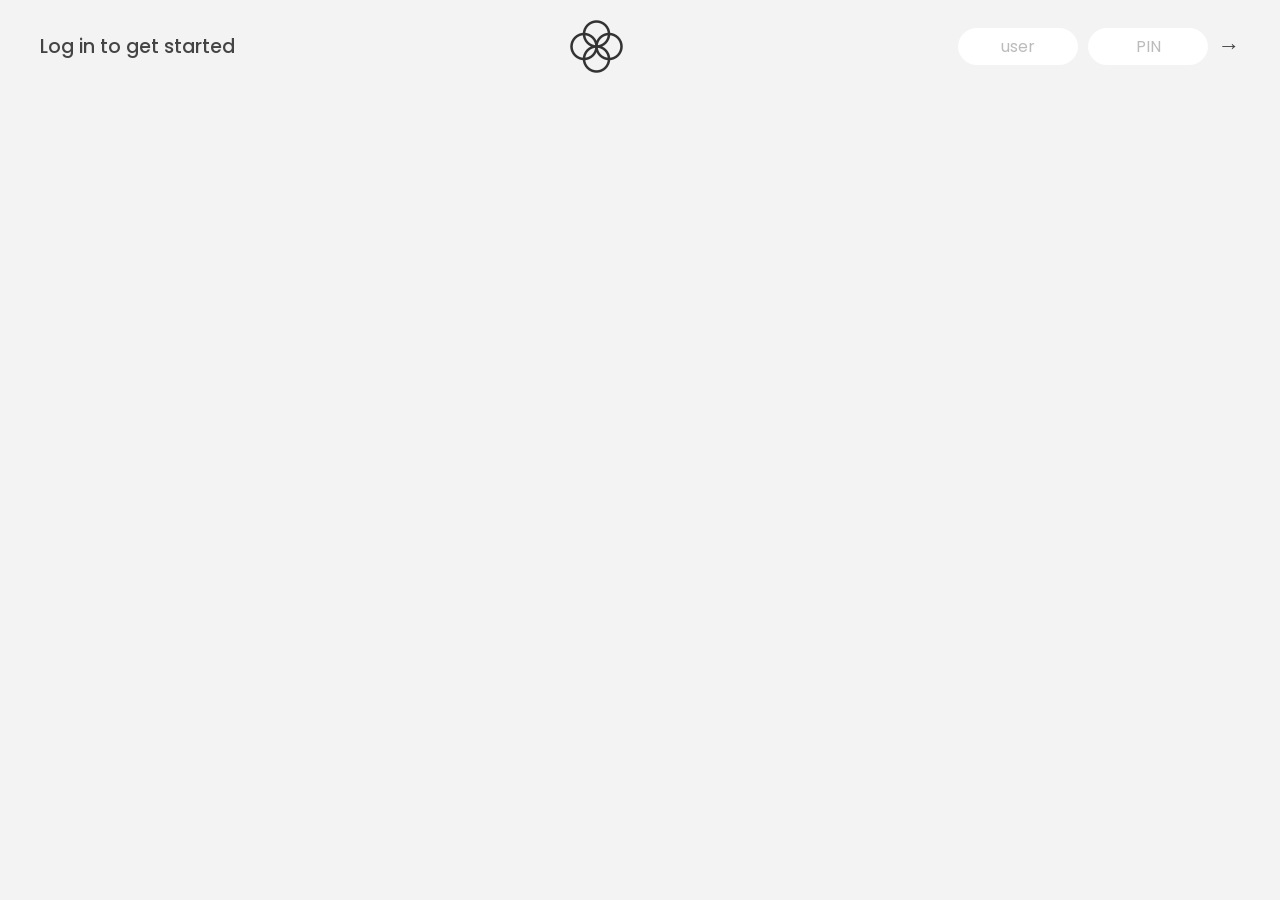
<file: Session11/index.html>
<!DOCTYPE html>
<html lang="en">
  <head>
    <meta charset="UTF-8" />
    <meta name="viewport" content="width=device-width, initial-scale=1.0" />
    <meta http-equiv="X-UA-Compatible" content="ie=edge" />
    <link rel="shortcut icon" type="image/png" href="/icon.png" />

    <link
      href="https://fonts.googleapis.com/css?family=Poppins:400,500,600&display=swap"
      rel="stylesheet"
    />

    <link rel="stylesheet" href="style.css" />
    <title>Bankist</title>
  </head>
  <body>
    <!-- TOP NAVIGATION -->
    <nav>
      <p class="welcome">Log in to get started</p>
      <img src="logo.png" alt="Logo" class="logo" />
      <form class="login">
        <input
          type="text"
          placeholder="user"
          class="login__input login__input--user"
        />
        <!-- In practice, use type="password" -->
        <input
          type="text"
          placeholder="PIN"
          maxlength="4"
          class="login__input login__input--pin"
        />
        <button class="login__btn">&rarr;</button>
      </form>
    </nav>

    <main class="app">
      <!-- BALANCE -->
      <div class="balance">
        <div>
          <p class="balance__label">Current balance</p>
          <p class="balance__date">
            As of <span class="date">05/03/2037</span>
          </p>
        </div>
        <p class="balance__value">0000€</p>
      </div>

      <!-- MOVEMENTS -->
      <div class="movements">
        <div class="movements__row">
          <div class="movements__type movements__type--deposit">2 deposit</div>
          <div class="movements__date">3 days ago</div>
          <div class="movements__value">4 000€</div>
        </div>
        <div class="movements__row">
          <div class="movements__type movements__type--withdrawal">
            1 withdrawal
          </div>
          <div class="movements__date">24/01/2037</div>
          <div class="movements__value">-378€</div>
        </div>
      </div>

      <!-- SUMMARY -->
      <div class="summary">
        <p class="summary__label">In</p>
        <p class="summary__value summary__value--in">0000€</p>
        <p class="summary__label">Out</p>
        <p class="summary__value summary__value--out">0000€</p>
        <p class="summary__label">Interest</p>
        <p class="summary__value summary__value--interest">0000€</p>
        <button class="btn--sort">&downarrow; SORT</button>
      </div>

      <!-- OPERATION: TRANSFERS -->
      <div class="operation operation--transfer">
        <h2>Transfer money</h2>
        <form class="form form--transfer">
          <input type="text" class="form__input form__input--to" />
          <input type="number" class="form__input form__input--amount" />
          <button class="form__btn form__btn--transfer">&rarr;</button>
          <label class="form__label">Transfer to</label>
          <label class="form__label">Amount</label>
        </form>
      </div>

      <!-- OPERATION: LOAN -->
      <div class="operation operation--loan">
        <h2>Request loan</h2>
        <form class="form form--loan">
          <input type="number" class="form__input form__input--loan-amount" />
          <button class="form__btn form__btn--loan">&rarr;</button>
          <label class="form__label form__label--loan">Amount</label>
        </form>
      </div>

      <!-- OPERATION: CLOSE -->
      <div class="operation operation--close">
        <h2>Close account</h2>
        <form class="form form--close">
          <input type="text" class="form__input form__input--user" />
          <input
            type="password"
            maxlength="6"
            class="form__input form__input--pin"
          />
          <button class="form__btn form__btn--close">&rarr;</button>
          <label class="form__label">Confirm user</label>
          <label class="form__label">Confirm PIN</label>
        </form>
      </div>

      <!-- LOGOUT TIMER -->
      <p class="logout-timer">
        You will be logged out in <span class="timer">05:00</span>
      </p>
    </main>

    <!-- <footer>
      &copy; by Jonas Schmedtmann. Don't claim as your own :)
    </footer> -->

    <script src="script.js"></script>
  </body>
</html>
</file>
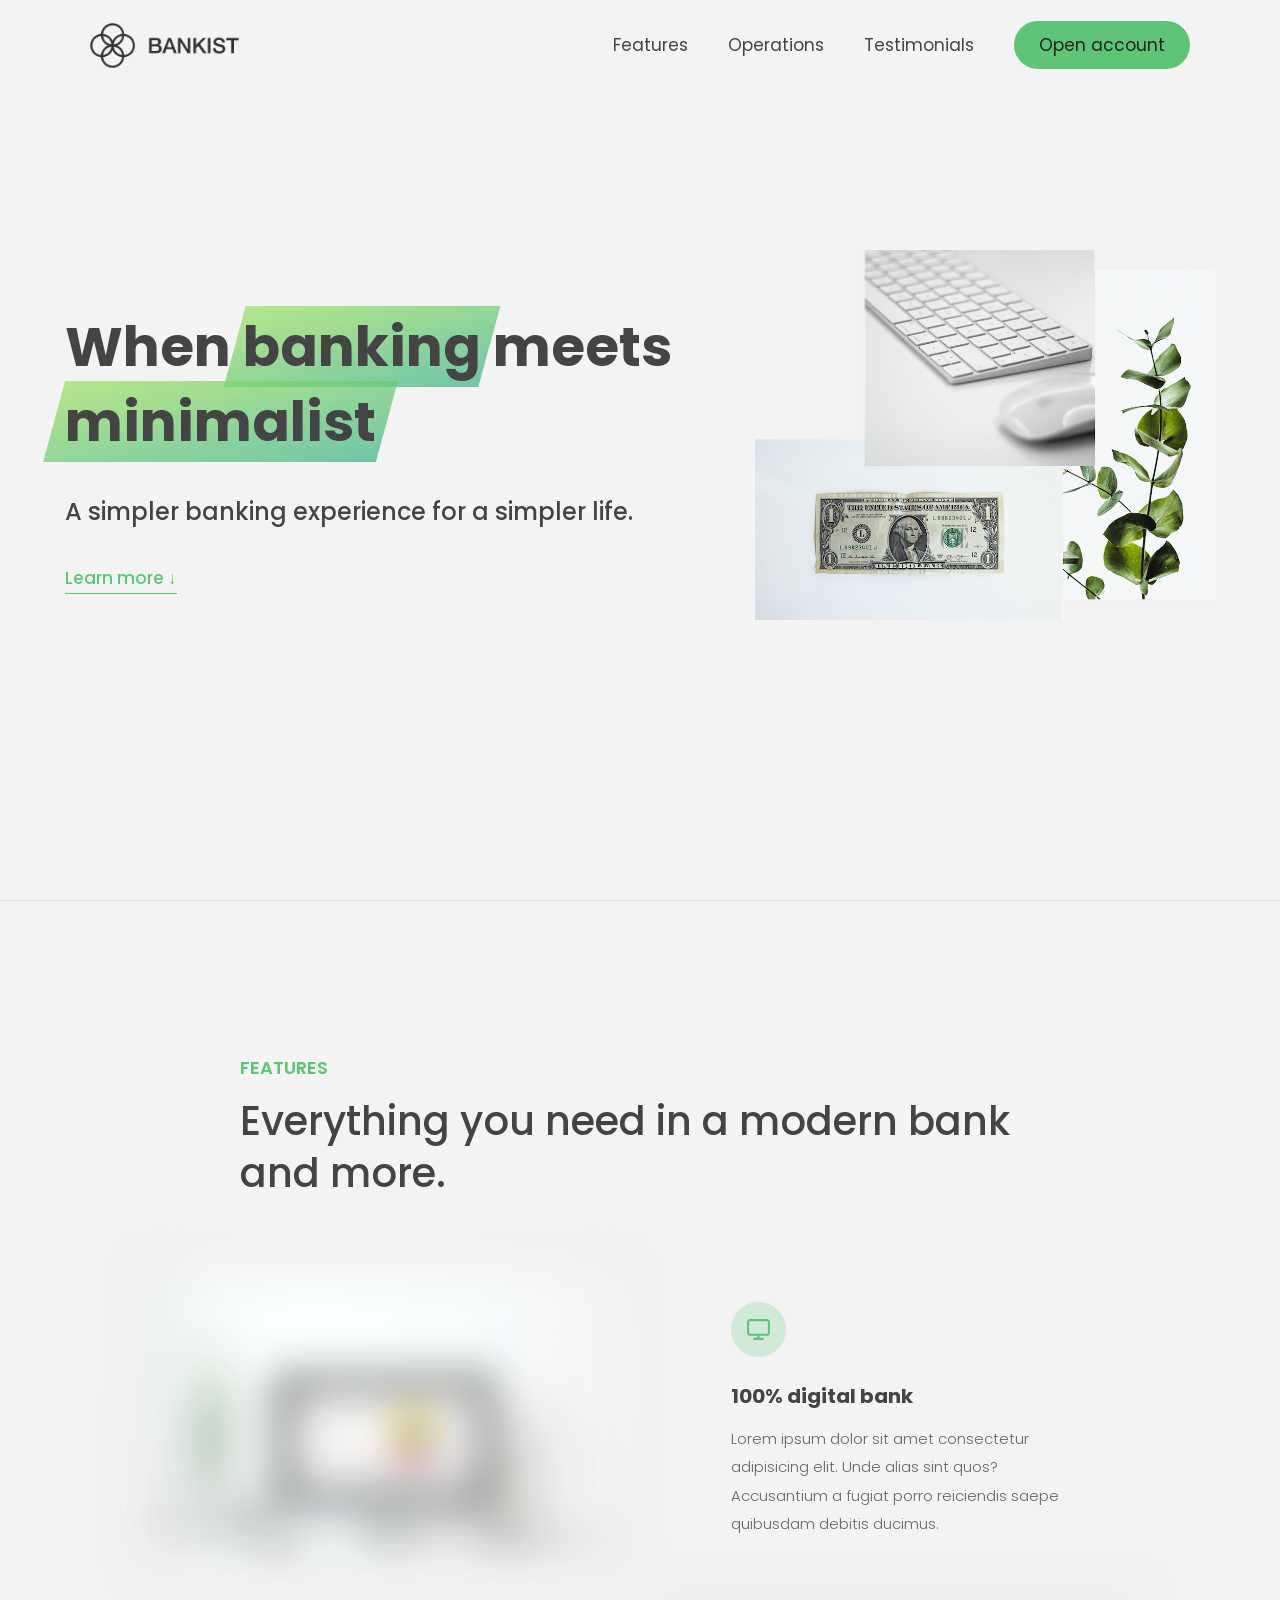
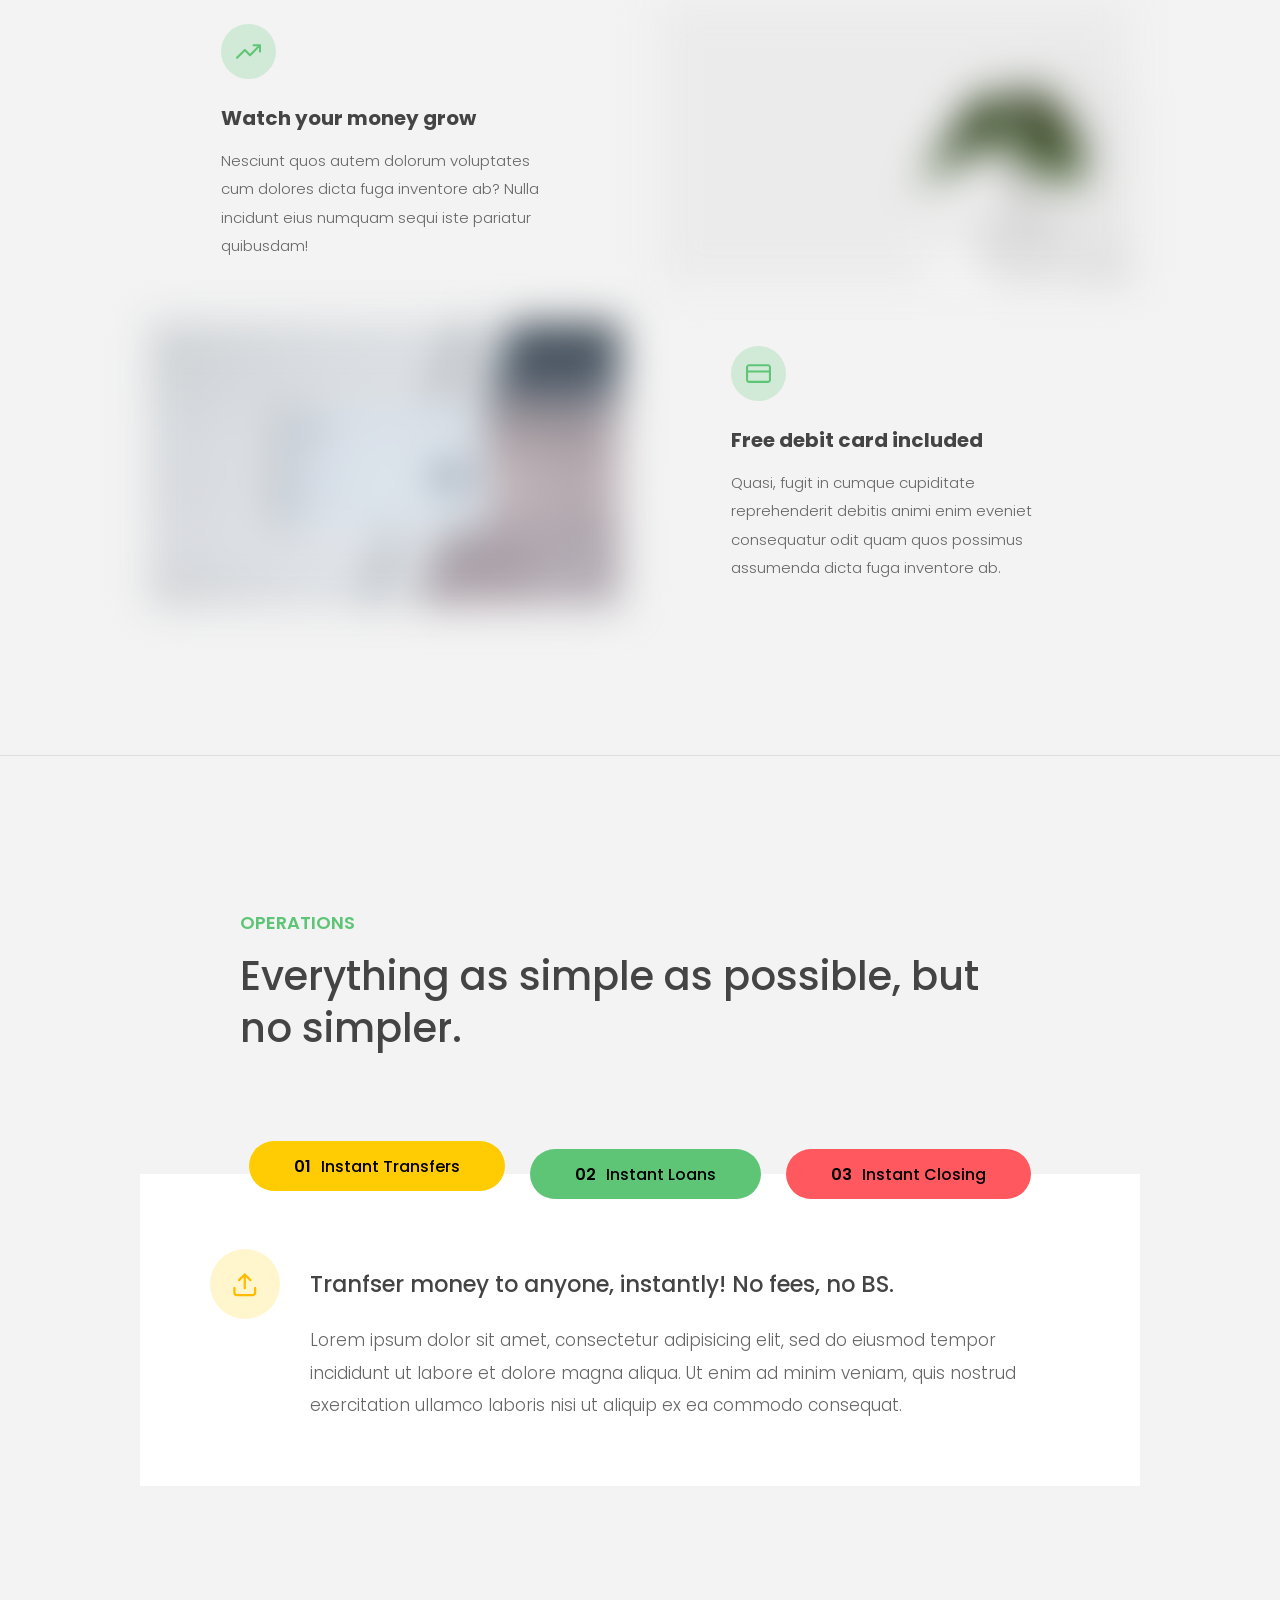
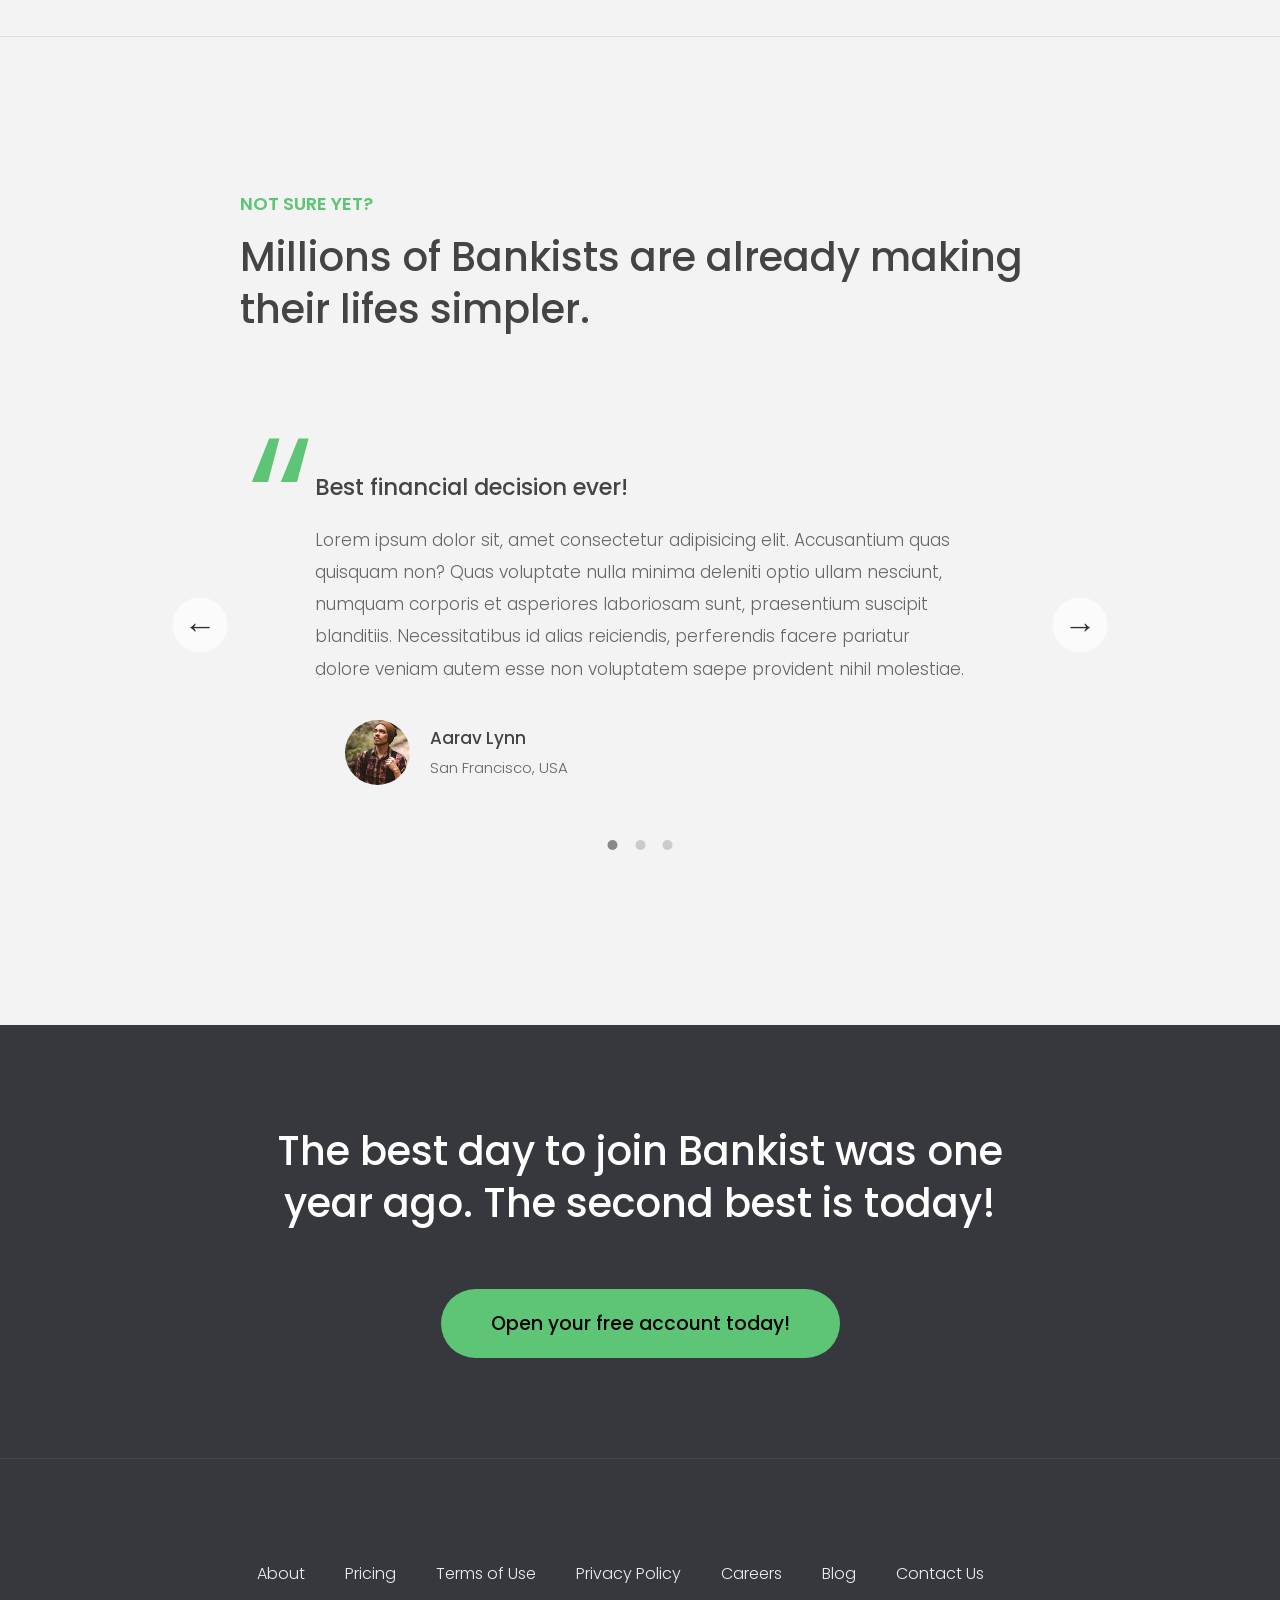
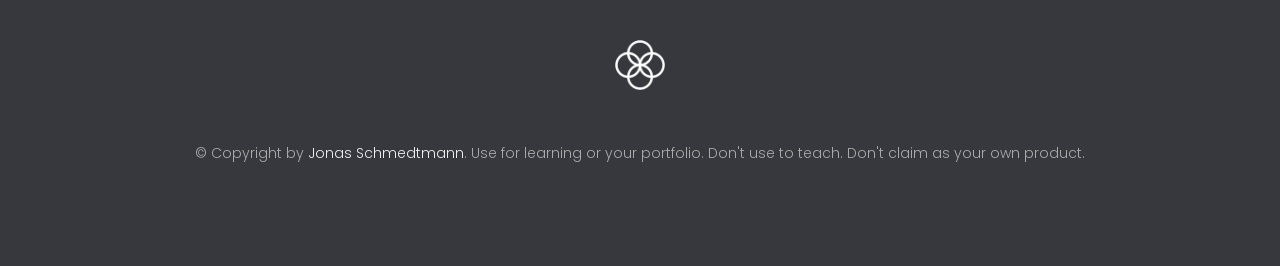
<file: Session13/index.html>
<!DOCTYPE html>
<html lang="en">
  <head>
    <meta charset="UTF-8" />
    <meta name="viewport" content="width=device-width, initial-scale=1.0" />
    <meta http-equiv="X-UA-Compatible" content="ie=edge" />
    <link rel="shortcut icon" type="image/png" href="img/icon.png" />

    <link
      href="https://fonts.googleapis.com/css?family=Poppins:300,400,500,600&display=swap"
      rel="stylesheet"
    />
    <link rel="stylesheet" href="style.css" />
    <title>Bankist | When Banking meets Minimalist</title>
  </head>
  <body>
    <header class="header">
      <nav class="nav">
        <img
          src="img/logo.png"
          alt="Bankist logo"
          class="nav__logo"
          id="logo"
          designer="chucdoan"
          data-version-number="3.0"
        />
        <ul class="nav__links">
          <li class="nav__item">
            <a class="nav__link" href="#section--1">Features</a>
          </li>
          <li class="nav__item">
            <a class="nav__link" href="#section--2">Operations</a>
          </li>
          <li class="nav__item">
            <a class="nav__link" href="#section--3">Testimonials</a>
          </li>
          <li class="nav__item">
            <a class="nav__link nav__link--btn btn--show-modal" href="#"
              >Open account</a
            >
          </li>
        </ul>
      </nav>

      <div class="header__title">
        <h1>
          When
          <!-- Green highlight effect -->
          <span class="highlight">banking</span>
          meets<br />
          <span class="highlight">minimalist</span>
        </h1>
        <h4>A simpler banking experience for a simpler life.</h4>
        <button class="btn--text btn--scroll-to">Learn more &DownArrow;</button>
        <img
          src="img/hero.png"
          class="header__img"
          alt="Minimalist bank items"
        />
      </div>
    </header>

    <section class="section" id="section--1">
      <div class="section__title">
        <h2 class="section__description">Features</h2>
        <h3 class="section__header">
          Everything you need in a modern bank and more.
        </h3>
      </div>

      <div class="features">
        <img
          src="img/digital-lazy.jpg"
          data-src="img/digital.jpg"
          alt="Computer"
          class="features__img lazy-img"
        />
        <div class="features__feature">
          <div class="features__icon">
            <svg>
              <use xlink:href="img/icons.svg#icon-monitor"></use>
            </svg>
          </div>
          <h5 class="features__header">100% digital bank</h5>
          <p>
            Lorem ipsum dolor sit amet consectetur adipisicing elit. Unde alias
            sint quos? Accusantium a fugiat porro reiciendis saepe quibusdam
            debitis ducimus.
          </p>
        </div>

        <div class="features__feature">
          <div class="features__icon">
            <svg>
              <use xlink:href="img/icons.svg#icon-trending-up"></use>
            </svg>
          </div>
          <h5 class="features__header">Watch your money grow</h5>
          <p>
            Nesciunt quos autem dolorum voluptates cum dolores dicta fuga
            inventore ab? Nulla incidunt eius numquam sequi iste pariatur
            quibusdam!
          </p>
        </div>
        <img
          src="img/grow-lazy.jpg"
          data-src="img/grow.jpg"
          alt="Plant"
          class="features__img lazy-img"
        />

        <img
          src="img/card-lazy.jpg"
          data-src="img/card.jpg"
          alt="Credit card"
          class="features__img lazy-img"
        />
        <div class="features__feature">
          <div class="features__icon">
            <svg>
              <use xlink:href="img/icons.svg#icon-credit-card"></use>
            </svg>
          </div>
          <h5 class="features__header">Free debit card included</h5>
          <p>
            Quasi, fugit in cumque cupiditate reprehenderit debitis animi enim
            eveniet consequatur odit quam quos possimus assumenda dicta fuga
            inventore ab.
          </p>
        </div>
      </div>
    </section>

    <section class="section" id="section--2">
      <div class="section__title">
        <h2 class="section__description">Operations</h2>
        <h3 class="section__header">
          Everything as simple as possible, but no simpler.
        </h3>
      </div>

      <div class="operations">
        <div class="operations__tab-container">
          <button
            class="btn operations__tab operations__tab--1 operations__tab--active"
            data-tab="1"
          >
            <span>01</span>Instant Transfers
          </button>
          <button class="btn operations__tab operations__tab--2" data-tab="2">
            <span>02</span>Instant Loans
          </button>
          <button class="btn operations__tab operations__tab--3" data-tab="3">
            <span>03</span>Instant Closing
          </button>
        </div>
        <div
          class="operations__content operations__content--1 operations__content--active"
        >
          <div class="operations__icon operations__icon--1">
            <svg>
              <use xlink:href="img/icons.svg#icon-upload"></use>
            </svg>
          </div>
          <h5 class="operations__header">
            Tranfser money to anyone, instantly! No fees, no BS.
          </h5>
          <p>
            Lorem ipsum dolor sit amet, consectetur adipisicing elit, sed do
            eiusmod tempor incididunt ut labore et dolore magna aliqua. Ut enim
            ad minim veniam, quis nostrud exercitation ullamco laboris nisi ut
            aliquip ex ea commodo consequat.
          </p>
        </div>

        <div class="operations__content operations__content--2 ">
          <div class="operations__icon operations__icon--2">
            <svg>
              <use xlink:href="img/icons.svg#icon-home"></use>
            </svg>
          </div>
          <h5 class="operations__header">
            Buy a home or make your dreams come true, with instant loans.
          </h5>
          <p>
            Duis aute irure dolor in reprehenderit in voluptate velit esse
            cillum dolore eu fugiat nulla pariatur. Excepteur sint occaecat
            cupidatat non proident, sunt in culpa qui officia deserunt mollit
            anim id est laborum.
          </p>
        </div>
        <div class="operations__content operations__content--3">
          <div class="operations__icon operations__icon--3">
            <svg>
              <use xlink:href="img/icons.svg#icon-user-x"></use>
            </svg>
          </div>
          <h5 class="operations__header">
            No longer need your account? No problem! Close it instantly.
          </h5>
          <p>
            Excepteur sint occaecat cupidatat non proident, sunt in culpa qui
            officia deserunt mollit anim id est laborum. Ut enim ad minim
            veniam, quis nostrud exercitation ullamco laboris nisi ut aliquip ex
            ea commodo consequat.
          </p>
        </div>
      </div>
    </section>

    <section class="section" id="section--3">
      <div class="section__title section__title--testimonials">
        <h2 class="section__description">Not sure yet?</h2>
        <h3 class="section__header">
          Millions of Bankists are already making their lifes simpler.
        </h3>
      </div>

      <div class="slider">
        
        <div class="slide slide--1">
          <div class="testimonial">
            <h5 class="testimonial__header">Best financial decision ever!</h5>
            <blockquote class="testimonial__text">
              Lorem ipsum dolor sit, amet consectetur adipisicing elit.
              Accusantium quas quisquam non? Quas voluptate nulla minima
              deleniti optio ullam nesciunt, numquam corporis et asperiores
              laboriosam sunt, praesentium suscipit blanditiis. Necessitatibus
              id alias reiciendis, perferendis facere pariatur dolore veniam
              autem esse non voluptatem saepe provident nihil molestiae.
            </blockquote>
            <address class="testimonial__author">
              <img src="img/user-1.jpg" alt="" class="testimonial__photo" />
              <h6 class="testimonial__name">Aarav Lynn</h6>
              <p class="testimonial__location">San Francisco, USA</p>
            </address>
          </div>
        </div>

        <div class="slide slide--2">
          <div class="testimonial">
            <h5 class="testimonial__header">
              The last step to becoming a complete minimalist
            </h5>
            <blockquote class="testimonial__text">
              Quisquam itaque deserunt ullam, quia ea repellendus provident,
              ducimus neque ipsam modi voluptatibus doloremque, corrupti
              laborum. Incidunt numquam perferendis veritatis neque repellendus.
              Lorem, ipsum dolor sit amet consectetur adipisicing elit. Illo
              deserunt exercitationem deleniti.
            </blockquote>
            <address class="testimonial__author">
              <img src="img/user-2.jpg" alt="" class="testimonial__photo" />
              <h6 class="testimonial__name">Miyah Miles</h6>
              <p class="testimonial__location">London, UK</p>
            </address>
          </div>
        </div>

        <div class="slide slide--3">
          <div class="testimonial">
            <h5 class="testimonial__header">
              Finally free from old-school banks
            </h5>
            <blockquote class="testimonial__text">
              Debitis, nihil sit minus suscipit magni aperiam vel tenetur
              incidunt commodi architecto numquam omnis nulla autem,
              necessitatibus blanditiis modi similique quidem. Odio aliquam
              culpa dicta beatae quod maiores ipsa minus consequatur error sunt,
              deleniti saepe aliquid quos inventore sequi. Necessitatibus id
              alias reiciendis, perferendis facere.
            </blockquote>
            <address class="testimonial__author">
              <img src="img/user-3.jpg" alt="" class="testimonial__photo" />
              <h6 class="testimonial__name">Francisco Gomes</h6>
              <p class="testimonial__location">Lisbon, Portugal</p>
            </address>
          </div>
        </div>
 
        <!-- <div class="slide"><img src="img/img-1.jpg" alt="Photo 1" /></div>
        <div class="slide"><img src="img/img-2.jpg" alt="Photo 2" /></div>
        <div class="slide"><img src="img/img-3.jpg" alt="Photo 3" /></div>
        <div class="slide"><img src="img/img-4.jpg" alt="Photo 4" /></div>  -->
      <!-- -->
        <button class="slider__btn slider__btn--left">&larr;</button>
        <button class="slider__btn slider__btn--right">&rarr;</button>
        <div class="dots"></div>
      </div>
    </section>

    <section class="section section--sign-up">
      <div class="section__title">
        <h3 class="section__header">
          The best day to join Bankist was one year ago. The second best is
          today!
        </h3>
      </div>
      <button class="btn btn--show-modal">Open your free account today!</button>
    </section>

    <footer class="footer">
      <ul class="footer__nav">
        <li class="footer__item">
          <a class="footer__link" href="#">About</a>
        </li>
        <li class="footer__item">
          <a class="footer__link" href="#">Pricing</a>
        </li>
        <li class="footer__item">
          <a class="footer__link" href="#">Terms of Use</a>
        </li>
        <li class="footer__item">
          <a class="footer__link" href="#">Privacy Policy</a>
        </li>
        <li class="footer__item">
          <a class="footer__link" href="#">Careers</a>
        </li>
        <li class="footer__item">
          <a class="footer__link" href="#">Blog</a>
        </li>
        <li class="footer__item">
          <a class="footer__link" href="#">Contact Us</a>
        </li>
      </ul>
      <img src="img/icon.png" alt="Logo" class="footer__logo" />
      <p class="footer__copyright">
        &copy; Copyright by
        <a
          class="footer__link twitter-link"
          target="_blank"
          href="https://twitter.com/jonasschmedtman"
          >Jonas Schmedtmann</a
        >. Use for learning or your portfolio. Don't use to teach. Don't claim
        as your own product.
      </p>
    </footer>

    <div class="modal hidden">
      <button class="btn--close-modal">&times;</button>
      <h2 class="modal__header">
        Open your bank account <br />
        in just <span class="highlight">5 minutes</span>
      </h2>
      <form class="modal__form">
        <label>First Name</label>
        <input type="text" />
        <label>Last Name</label>
        <input type="text" />
        <label>Email Address</label>
        <input type="email" />
        <button class="btn">Next step &rarr;</button>
      </form>
    </div>
    <div class="overlay hidden"></div>

    <script src="script.js"></script>
  </body>
</html>
</file>
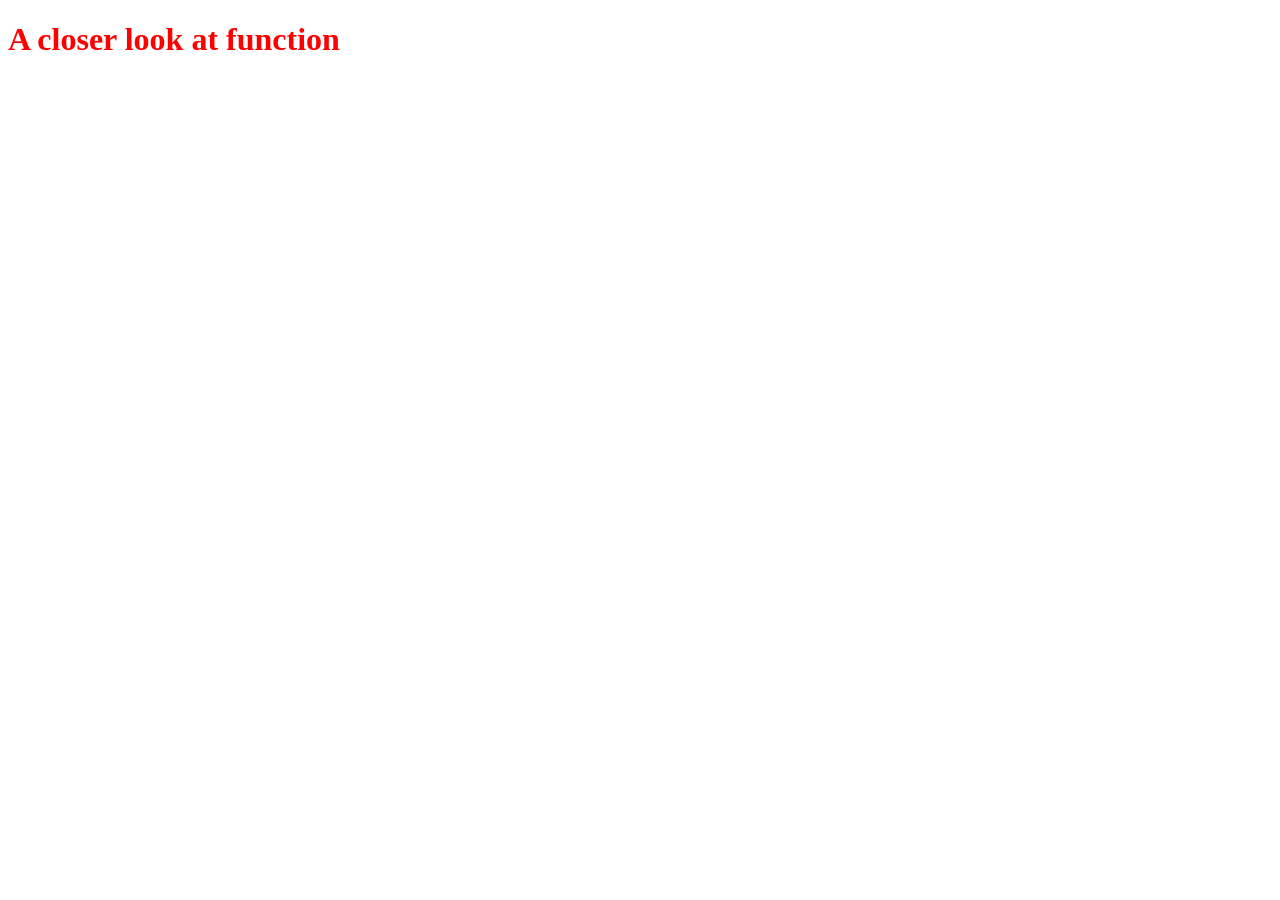
<file: Session10/demo.html>
<!DOCTYPE html>
<html lang="en">
<head>
    <meta charset="UTF-8">
    <meta name="viewport" content="width=device-width, initial-scale=1.0">
    <title>Document</title>
</head>
<body>
    <h1>A closer look at function</h1>
    <script src="challenge2.js"></script>
</body>
</html>
</file>
<file: Session11/style.css>
/*
 * Use this CSS to learn some intersting techniques,
 * in case you're wondering how I built the UI.
 * Have fun! 😁
 */

* {
  margin: 0;
  padding: 0;
  box-sizing: inherit;
}

html {
  font-size: 62.5%;
  box-sizing: border-box;
}

body {
  font-family: "Poppins", sans-serif;
  color: #444;
  background-color: #f3f3f3;
  height: 100vh;
  padding: 2rem;
}

nav {
  display: flex;
  justify-content: space-between;
  align-items: center;
  padding: 0 2rem;
}

.welcome {
  font-size: 1.9rem;
  font-weight: 500;
}

.logo {
  height: 5.25rem;
}

.login {
  display: flex;
}

.login__input {
  border: none;
  padding: 0.5rem 2rem;
  font-size: 1.6rem;
  font-family: inherit;
  text-align: center;
  width: 12rem;
  border-radius: 10rem;
  margin-right: 1rem;
  color: inherit;
  border: 1px solid #fff;
  transition: all 0.3s;
}

.login__input:focus {
  outline: none;
  border: 1px solid #ccc;
}

.login__input::placeholder {
  color: #bbb;
}

.login__btn {
  border: none;
  background: none;
  font-size: 2.2rem;
  color: inherit;
  cursor: pointer;
  transition: all 0.3s;
}

.login__btn:hover,
.login__btn:focus,
.btn--sort:hover,
.btn--sort:focus {
  outline: none;
  color: #777;
}

/* MAIN */
.app {
  position: relative;
  max-width: 100rem;
  margin: 4rem auto;
  display: grid;
  grid-template-columns: 4fr 3fr;
  grid-template-rows: auto repeat(3, 15rem) auto;
  gap: 2rem;

  /* NOTE This creates the fade in/out anumation */
  opacity: 0;
  transition: all 1s;
}

.balance {
  grid-column: 1 / span 2;
  display: flex;
  align-items: flex-end;
  justify-content: space-between;
  margin-bottom: 2rem;
}

.balance__label {
  font-size: 2.2rem;
  font-weight: 500;
  margin-bottom: -0.2rem;
}

.balance__date {
  font-size: 1.4rem;
  color: #888;
}

.balance__value {
  font-size: 4.5rem;
  font-weight: 400;
}

/* MOVEMENTS */
.movements {
  grid-row: 2 / span 3;
  background-color: #fff;
  border-radius: 1rem;
  overflow: scroll;
}

.movements__row {
  padding: 2.25rem 4rem;
  display: flex;
  align-items: center;
  border-bottom: 1px solid #eee;
}

.movements__type {
  font-size: 1.1rem;
  text-transform: uppercase;
  font-weight: 500;
  color: #fff;
  padding: 0.1rem 1rem;
  border-radius: 10rem;
  margin-right: 2rem;
}

.movements__date {
  font-size: 1.1rem;
  text-transform: uppercase;
  font-weight: 500;
  color: #666;
}

.movements__type--deposit {
  background-image: linear-gradient(to top left, #39b385, #9be15d);
}

.movements__type--withdrawal {
  background-image: linear-gradient(to top left, #e52a5a, #ff585f);
}

.movements__value {
  font-size: 1.7rem;
  margin-left: auto;
}

/* SUMMARY */
.summary {
  grid-row: 5 / 6;
  display: flex;
  align-items: baseline;
  padding: 0 0.3rem;
  margin-top: 1rem;
}

.summary__label {
  font-size: 1.2rem;
  font-weight: 500;
  text-transform: uppercase;
  margin-right: 0.8rem;
}

.summary__value {
  font-size: 2.2rem;
  margin-right: 2.5rem;
}

.summary__value--in,
.summary__value--interest {
  color: #66c873;
}

.summary__value--out {
  color: #f5465d;
}

.btn--sort {
  margin-left: auto;
  border: none;
  background: none;
  font-size: 1.3rem;
  font-weight: 500;
  cursor: pointer;
}

/* OPERATIONS */
.operation {
  border-radius: 1rem;
  padding: 3rem 4rem;
  color: #333;
}

.operation--transfer {
  background-image: linear-gradient(to top left, #ffb003, #ffcb03);
}

.operation--loan {
  background-image: linear-gradient(to top left, #39b385, #9be15d);
}

.operation--close {
  background-image: linear-gradient(to top left, #e52a5a, #ff585f);
}

h2 {
  margin-bottom: 1.5rem;
  font-size: 1.7rem;
  font-weight: 600;
  color: #333;
}

.form {
  display: grid;
  grid-template-columns: 2.5fr 2.5fr 1fr;
  grid-template-rows: auto auto;
  gap: 0.4rem 1rem;
}

/* Exceptions for interst */
.form.form--loan {
  grid-template-columns: 2.5fr 1fr 2.5fr;
}
.form__label--loan {
  grid-row: 2;
}
/* End exceptions */

.form__input {
  width: 100%;
  border: none;
  background-color: rgba(255, 255, 255, 0.4);
  font-family: inherit;
  font-size: 1.5rem;
  text-align: center;
  color: #333;
  padding: 0.3rem 1rem;
  border-radius: 0.7rem;
  transition: all 0.3s;
}

.form__input:focus {
  outline: none;
  background-color: rgba(255, 255, 255, 0.6);
}

.form__label {
  font-size: 1.3rem;
  text-align: center;
}

.form__btn {
  border: none;
  border-radius: 0.7rem;
  font-size: 1.8rem;
  background-color: #fff;
  cursor: pointer;
  transition: all 0.3s;
}

.form__btn:focus {
  outline: none;
  background-color: rgba(255, 255, 255, 0.8);
}

.logout-timer {
  padding: 0 0.3rem;
  margin-top: 1.9rem;
  text-align: right;
  font-size: 1.25rem;
}

.timer {
  font-weight: 600;
}
</file>
<file: Session13/style.css>
/* The page is NOT responsive. You can implement responsiveness yourself if you wanna have some fun 😃 */

:root {
  --color-primary: #5ec576;
  --color-secondary: #ffcb03;
  --color-tertiary: #ff585f;
  --color-primary-darker: #4bbb7d;
  --color-secondary-darker: #ffbb00;
  --color-tertiary-darker: #fd424b;
  --color-primary-opacity: #5ec5763a;
  --color-secondary-opacity: #ffcd0331;
  --color-tertiary-opacity: #ff58602d;
  --gradient-primary: linear-gradient(to top left, #39b385, #9be15d);
  --gradient-secondary: linear-gradient(to top left, #ffb003, #ffcb03);
}

* {
  margin: 0;
  padding: 0;
  box-sizing: inherit;
}

html {
  font-size: 62.5%;
  box-sizing: border-box;
}

body {
  font-family: 'Poppins', sans-serif;
  font-weight: 300;
  color: #444;
  line-height: 1.9;
  background-color: #f3f3f3;
}

/* GENERAL ELEMENTS */
.section {
  padding: 15rem 3rem;
  border-top: 1px solid #ddd;

  transition: transform 1s, opacity 1s;
}

.section--hidden {
  opacity: 0;
  transform: translateY(8rem);
}

.section__title {
  max-width: 80rem;
  margin: 0 auto 8rem auto;
}

.section__description {
  font-size: 1.8rem;
  font-weight: 600;
  text-transform: uppercase;
  color: var(--color-primary);
  margin-bottom: 1rem;
}

.section__header {
  font-size: 4rem;
  line-height: 1.3;
  font-weight: 500;
}

.btn {
  display: inline-block;
  background-color: var(--color-primary);
  font-size: 1.6rem;
  font-family: inherit;
  font-weight: 500;
  border: none;
  padding: 1.25rem 4.5rem;
  border-radius: 10rem;
  cursor: pointer;
  transition: all 0.3s;
}

.btn:hover {
  background-color: var(--color-primary-darker);
}

.btn--text {
  display: inline-block;
  background: none;
  font-size: 1.7rem;
  font-family: inherit;
  font-weight: 500;
  color: var(--color-primary);
  border: none;
  border-bottom: 1px solid currentColor;
  padding-bottom: 2px;
  cursor: pointer;
  transition: all 0.3s;
}

p {
  color: #666;
}

/* This is BAD for accessibility! Don't do in the real world! */
button:focus {
  outline: none;
}

img {
  transition: filter 0.5s;
}

.lazy-img {
  filter: blur(20px);
}

/* NAVIGATION */
.nav {
  display: flex;
  justify-content: space-between;
  align-items: center;
  height: 9rem;
  width: 100%;
  padding: 0 6rem;
  z-index: 100;
}

/* nav and stickly class at the same time */
.nav.sticky {
  position: fixed;
  background-color: rgba(255, 255, 255, 0.95);
}

.nav__logo {
  height: 4.5rem;
  transition: all 0.3s;
}

.nav__links {
  display: flex;
  align-items: center;
  list-style: none;
}

.nav__item {
  margin-left: 4rem;
}

.nav__link:link,
.nav__link:visited {
  font-size: 1.7rem;
  font-weight: 400;
  color: inherit;
  text-decoration: none;
  display: block;
  transition: all 0.3s;
}

.nav__link--btn:link,
.nav__link--btn:visited {
  padding: 0.8rem 2.5rem;
  border-radius: 3rem;
  background-color: var(--color-primary);
  color: #222;
}

.nav__link--btn:hover,
.nav__link--btn:active {
  color: inherit;
  background-color: var(--color-primary-darker);
  color: #333;
}

/* HEADER */
.header {
  padding: 0 3rem;
  height: 100vh;
  display: flex;
  flex-direction: column;
  align-items: center;
}

.header__title {
  flex: 1;

  max-width: 115rem;
  display: grid;
  grid-template-columns: 3fr 2fr;
  row-gap: 3rem;
  align-content: center;
  justify-content: center;

  align-items: start;
  justify-items: start;
}

h1 {
  font-size: 5.5rem;
  line-height: 1.35;
}

h4 {
  font-size: 2.4rem;
  font-weight: 500;
}

.header__img {
  width: 100%;
  grid-column: 2 / 3;
  grid-row: 1 / span 4;
  transform: translateY(-6rem);
}

.highlight {
  position: relative;
}

.highlight::after {
  display: block;
  content: '';
  position: absolute;
  bottom: 0;
  left: 0;
  height: 100%;
  width: 100%;
  z-index: -1;
  opacity: 0.7;
  transform: scale(1.07, 1.05) skewX(-15deg);
  background-image: var(--gradient-primary);
}

/* FEATURES */
.features {
  display: grid;
  grid-template-columns: 1fr 1fr;
  gap: 4rem;
  margin: 0 12rem;
}

.features__img {
  width: 100%;
}

.features__feature {
  align-self: center;
  justify-self: center;
  width: 70%;
  font-size: 1.5rem;
}

.features__icon {
  display: flex;
  align-items: center;
  justify-content: center;
  background-color: var(--color-primary-opacity);
  height: 5.5rem;
  width: 5.5rem;
  border-radius: 50%;
  margin-bottom: 2rem;
}

.features__icon svg {
  height: 2.5rem;
  width: 2.5rem;
  fill: var(--color-primary);
}

.features__header {
  font-size: 2rem;
  margin-bottom: 1rem;
}

/* OPERATIONS */
.operations {
  max-width: 100rem;
  margin: 12rem auto 0 auto;

  background-color: #fff;
}

.operations__tab-container {
  display: flex;
  justify-content: center;
}

.operations__tab {
  margin-right: 2.5rem;
  transform: translateY(-50%);
}

.operations__tab span {
  margin-right: 1rem;
  font-weight: 600;
  display: inline-block;
}

.operations__tab--1 {
  background-color: var(--color-secondary);
}

.operations__tab--1:hover {
  background-color: var(--color-secondary-darker);
}

.operations__tab--3 {
  background-color: var(--color-tertiary);
  margin: 0;
}

.operations__tab--3:hover {
  background-color: var(--color-tertiary-darker);
}

.operations__tab--active {
  transform: translateY(-66%);
}

.operations__content {
  display: none;

  /* JUST PRESENTATIONAL */
  font-size: 1.7rem;
  padding: 2.5rem 7rem 6.5rem 7rem;
}

.operations__content--active {
  display: grid;
  grid-template-columns: 7rem 1fr;
  column-gap: 3rem;
  row-gap: 0.5rem;
}

.operations__header {
  font-size: 2.25rem;
  font-weight: 500;
  align-self: center;
}

.operations__icon {
  display: flex;
  align-items: center;
  justify-content: center;
  height: 7rem;
  width: 7rem;
  border-radius: 50%;
}

.operations__icon svg {
  height: 2.75rem;
  width: 2.75rem;
}

.operations__content p {
  grid-column: 2;
}

.operations__icon--1 {
  background-color: var(--color-secondary-opacity);
}
.operations__icon--2 {
  background-color: var(--color-primary-opacity);
}
.operations__icon--3 {
  background-color: var(--color-tertiary-opacity);
}
.operations__icon--1 svg {
  fill: var(--color-secondary-darker);
}
.operations__icon--2 svg {
  fill: var(--color-primary);
}
.operations__icon--3 svg {
  fill: var(--color-tertiary);
}

/* SLIDER */
.slider {
  max-width: 100rem;
  height: 50rem;
  margin: 0 auto;
  position: relative;

  /* IN THE END */
  overflow: hidden;
}

.slide {
  position: absolute;
  top: 0;
  width: 100%;
  height: 50rem;

  display: flex;
  align-items: center;
  justify-content: center;

  /* THIS creates the animation! */
  transition: transform .4s;
}

.slide > img {
  /* Only for images that have different size than slide */
  width: 100%;
  height: 100%;
  object-fit: cover;
}

.slider__btn {
  position: absolute;
  top: 50%;
  z-index: 10;

  border: none;
  background: rgba(255, 255, 255, 0.7);
  font-family: inherit;
  color: #333;
  border-radius: 50%;
  height: 5.5rem;
  width: 5.5rem;
  font-size: 3.25rem;
  cursor: pointer;
}

.slider__btn--left {
  left: 6%;
  transform: translate(-50%, -50%);
}

.slider__btn--right {
  right: 6%;
  transform: translate(50%, -50%);
}

.dots {
  position: absolute;
  bottom: 5%;
  left: 50%;
  transform: translateX(-50%);
  display: flex;
}

.dots__dot {
  border: none;
  background-color: #b9b9b9;
  opacity: 0.7;
  height: 1rem;
  width: 1rem;
  border-radius: 50%;
  margin-right: 1.75rem;
  cursor: pointer;
  transition: all 0.5s;

  /* Only necessary when overlying images */
  /* box-shadow: 0 0.6rem 1.5rem rgba(0, 0, 0, 0.7); */
}

.dots__dot:last-child {
  margin: 0;
}

.dots__dot--active {
  /* background-color: #fff; */
  background-color: #888;
  opacity: 1;
}

/* TESTIMONIALS */
.testimonial {
  width: 65%;
  position: relative;
}

.testimonial::before {
  content: '\201C';
  position: absolute;
  top: -5.7rem;
  left: -6.8rem;
  line-height: 1;
  font-size: 20rem;
  font-family: inherit;
  color: var(--color-primary);
  z-index: -1;
}

.testimonial__header {
  font-size: 2.25rem;
  font-weight: 500;
  margin-bottom: 1.5rem;
}

.testimonial__text {
  font-size: 1.7rem;
  margin-bottom: 3.5rem;
  color: #666;
}

.testimonial__author {
  margin-left: 3rem;
  font-style: normal;

  display: grid;
  grid-template-columns: 6.5rem 1fr;
  column-gap: 2rem;
}

.testimonial__photo {
  grid-row: 1 / span 2;
  width: 6.5rem;
  border-radius: 50%;
}

.testimonial__name {
  font-size: 1.7rem;
  font-weight: 500;
  align-self: end;
  margin: 0;
}

.testimonial__location {
  font-size: 1.5rem;
}

.section__title--testimonials {
  margin-bottom: 4rem;
}

/* SIGNUP */
.section--sign-up {
  background-color: #37383d;
  border-top: none;
  border-bottom: 1px solid #444;
  text-align: center;
  padding: 10rem 3rem;
}

.section--sign-up .section__header {
  color: #fff;
  text-align: center;
}

.section--sign-up .section__title {
  margin-bottom: 6rem;
}

.section--sign-up .btn {
  font-size: 1.9rem;
  padding: 2rem 5rem;
}

/* FOOTER */
.footer {
  padding: 10rem 3rem;
  background-color: #37383d;
}

.footer__nav {
  list-style: none;
  display: flex;
  justify-content: center;
  margin-bottom: 5rem;
}

.footer__item {
  margin-right: 4rem;
}

.footer__link {
  font-size: 1.6rem;
  color: #eee;
  text-decoration: none;
}

.footer__logo {
  height: 5rem;
  display: block;
  margin: 0 auto;
  margin-bottom: 5rem;
}

.footer__copyright {
  font-size: 1.4rem;
  color: #aaa;
  text-align: center;
}

.footer__copyright .footer__link {
  font-size: 1.4rem;
}

/* MODAL WINDOW */
.modal {
  position: fixed;
  top: 50%;
  left: 50%;
  transform: translate(-50%, -50%);
  max-width: 60rem;
  background-color: #f3f3f3;
  padding: 5rem 6rem;
  box-shadow: 0 4rem 6rem rgba(0, 0, 0, 0.3);
  z-index: 1000;
  transition: all 0.5s;
}

.overlay {
  position: fixed;
  top: 0;
  left: 0;
  width: 100%;
  height: 100%;
  background-color: rgba(0, 0, 0, 0.5);
  backdrop-filter: blur(4px);
  z-index: 100;
  transition: all 0.5s;
}

.modal__header {
  font-size: 3.25rem;
  margin-bottom: 4.5rem;
  line-height: 1.5;
}

.modal__form {
  margin: 0 3rem;
  display: grid;
  grid-template-columns: 1fr 2fr;
  align-items: center;
  gap: 2.5rem;
}

.modal__form label {
  font-size: 1.7rem;
  font-weight: 500;
}

.modal__form input {
  font-size: 1.7rem;
  padding: 1rem 1.5rem;
  border: 1px solid #ddd;
  border-radius: 0.5rem;
}

.modal__form button {
  grid-column: 1 / span 2;
  justify-self: center;
  margin-top: 1rem;
}

.btn--close-modal {
  font-family: inherit;
  color: inherit;
  position: absolute;
  top: 0.5rem;
  right: 2rem;
  font-size: 4rem;
  cursor: pointer;
  border: none;
  background: none;
}

.hidden {
  visibility: hidden;
  opacity: 0;
}

/* COOKIE MESSAGE */
.cookie-message {
  display: flex;
  align-items: center;
  justify-content: space-evenly;
  width: 100%;
  background-color: white;
  color: #bbb;
  font-size: 1.5rem;
  font-weight: 400;
}
</file>
